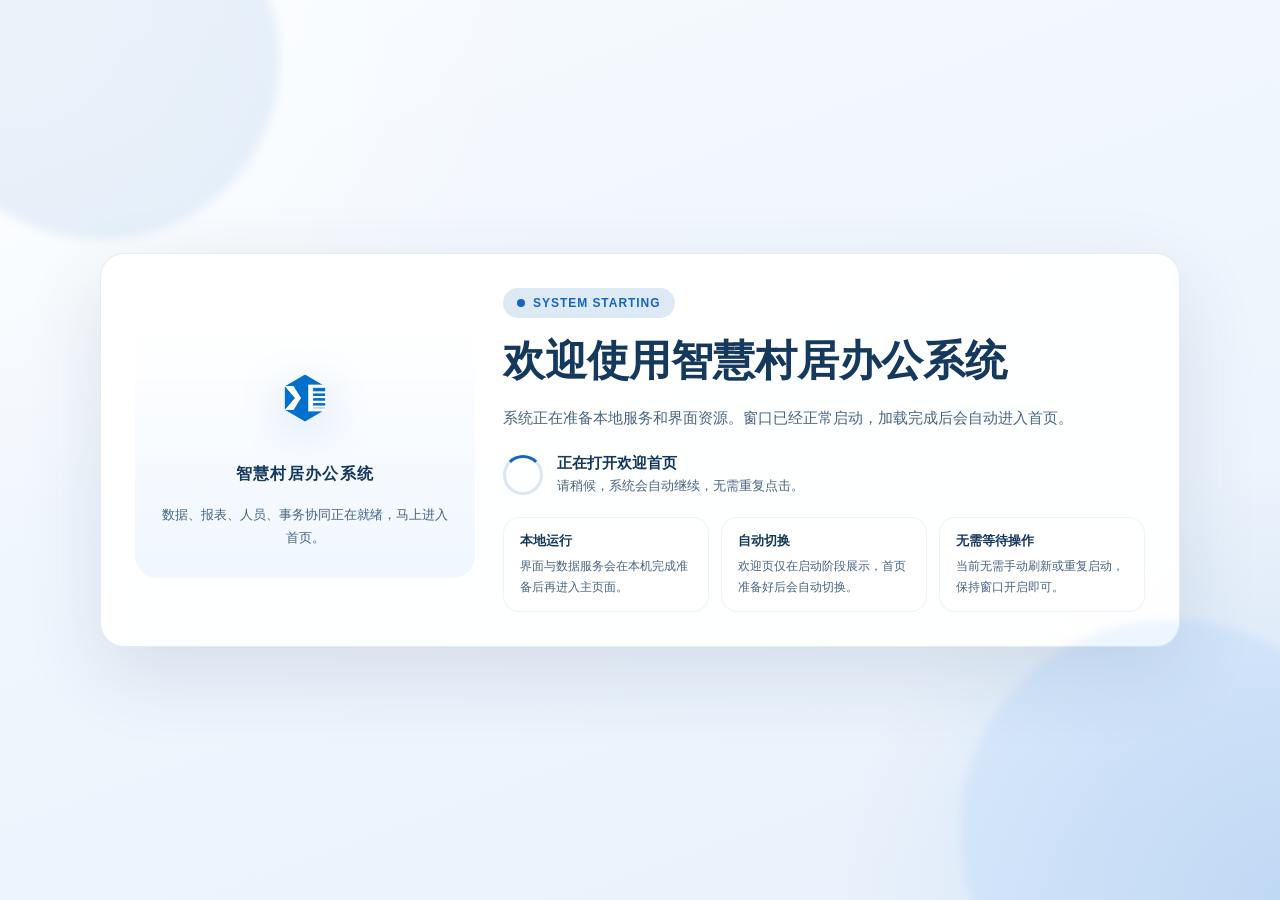
<file: main-app-welcome.html>
<!doctype html>
<html lang="zh-CN">
  <head>
    <meta charset="UTF-8" />
    <meta name="viewport" content="width=device-width, initial-scale=1.0" />
    <title>欢迎使用智慧村居办公系统</title>
    <style>
      :root {
        color-scheme: light;
        --bg-top: #f7fbff;
        --bg-bottom: #e7f0fb;
        --panel: rgba(255, 255, 255, 0.94);
        --panel-border: rgba(34, 88, 143, 0.12);
        --title: #15395c;
        --copy: rgba(21, 57, 92, 0.78);
        --accent: #1565c0;
        --accent-soft: rgba(21, 101, 192, 0.14);
        --warn: #b45309;
        --warn-bg: rgba(245, 158, 11, 0.12);
        --danger: #c2410c;
        --danger-bg: rgba(251, 146, 60, 0.16);
        --success: #15803d;
        --success-bg: rgba(34, 197, 94, 0.14);
      }

      * {
        box-sizing: border-box;
      }

      html,
      body {
        margin: 0;
        min-height: 100%;
      }

      body {
        min-height: 100vh;
        display: grid;
        place-items: center;
        overflow: hidden;
        background:
          radial-gradient(circle at top left, rgba(255, 255, 255, 0.92), transparent 34%),
          radial-gradient(circle at bottom right, rgba(21, 101, 192, 0.12), transparent 28%),
          linear-gradient(160deg, var(--bg-top), var(--bg-bottom));
        color: var(--title);
        font-family: "Microsoft YaHei UI", "PingFang SC", sans-serif;
      }

      body::before,
      body::after {
        content: "";
        position: fixed;
        border-radius: 999px;
        pointer-events: none;
        filter: blur(4px);
      }

      body::before {
        top: -120px;
        left: -80px;
        width: 360px;
        height: 360px;
        background: rgba(21, 101, 192, 0.08);
      }

      body::after {
        right: -100px;
        bottom: -140px;
        width: 420px;
        height: 420px;
        background: rgba(40, 140, 255, 0.08);
      }

      .shell {
        width: min(92vw, 1080px);
        display: grid;
        grid-template-columns: minmax(280px, 340px) minmax(380px, 1fr);
        gap: 28px;
        align-items: center;
        padding: 34px;
        border: 1px solid var(--panel-border);
        border-radius: 24px;
        background: var(--panel);
        box-shadow: 0 26px 80px rgba(23, 61, 102, 0.12);
        backdrop-filter: blur(12px);
      }

      .brand {
        display: flex;
        flex-direction: column;
        align-items: center;
        justify-content: center;
        gap: 18px;
        padding: 28px 22px;
        border-radius: 22px;
        background: linear-gradient(180deg, rgba(255, 255, 255, 0.72), rgba(238, 246, 255, 0.92));
      }

      .brand img {
        width: 96px;
        height: 96px;
        object-fit: contain;
        filter: drop-shadow(0 10px 22px rgba(21, 101, 192, 0.18));
      }

      .brand-name {
        font-size: 16px;
        font-weight: 700;
        letter-spacing: 0.08em;
      }

      .brand-copy {
        text-align: center;
        font-size: 13px;
        line-height: 1.8;
        color: var(--copy);
      }

      .content {
        display: flex;
        flex-direction: column;
        gap: 18px;
      }

      .eyebrow {
        display: inline-flex;
        align-items: center;
        width: fit-content;
        gap: 8px;
        padding: 8px 14px;
        border-radius: 999px;
        background: var(--accent-soft);
        color: var(--accent);
        font-size: 12px;
        font-weight: 700;
        letter-spacing: 0.08em;
      }

      .eyebrow::before {
        content: "";
        width: 8px;
        height: 8px;
        border-radius: 50%;
        background: currentColor;
        animation: pulse 1.2s ease-in-out infinite;
      }

      .eyebrow.warn {
        background: var(--warn-bg);
        color: var(--warn);
      }

      h1 {
        margin: 0;
        font-size: clamp(28px, 4vw, 42px);
        line-height: 1.18;
      }

      p {
        margin: 0;
        font-size: 15px;
        line-height: 1.9;
        color: var(--copy);
      }

      .progress {
        display: flex;
        align-items: center;
        gap: 14px;
        margin-top: 4px;
      }

      .spinner {
        width: 40px;
        height: 40px;
        border-radius: 50%;
        border: 3px solid rgba(21, 101, 192, 0.16);
        border-top-color: var(--accent);
        animation: spin 0.9s linear infinite;
        flex: 0 0 auto;
      }

      .progress-copy {
        display: flex;
        flex-direction: column;
        gap: 4px;
      }

      .progress-title {
        font-size: 15px;
        font-weight: 700;
      }

      .progress-subtitle {
        font-size: 13px;
        color: var(--copy);
      }

      .tips,
      .detail-grid {
        display: grid;
        grid-template-columns: repeat(3, minmax(0, 1fr));
        gap: 12px;
        margin-top: 4px;
      }

      .tip-card,
      .detail-card {
        padding: 14px 16px;
        border-radius: 16px;
        background: rgba(255, 255, 255, 0.72);
        border: 1px solid rgba(21, 101, 192, 0.08);
      }

      .tip-title,
      .detail-label {
        font-size: 13px;
        font-weight: 700;
      }

      .tip-copy,
      .detail-value {
        margin-top: 6px;
        font-size: 12px;
        line-height: 1.7;
        color: var(--copy);
        word-break: break-all;
      }

      .alert {
        display: none;
        padding: 14px 16px;
        border-radius: 16px;
        line-height: 1.8;
        font-size: 13px;
      }

      .alert.visible {
        display: block;
      }

      .alert.warn {
        background: var(--warn-bg);
        color: #92400e;
      }

      .alert.error {
        background: var(--danger-bg);
        color: var(--danger);
      }

      .alert.success {
        background: var(--success-bg);
        color: var(--success);
      }

      .actions {
        display: flex;
        gap: 12px;
        align-items: center;
        flex-wrap: wrap;
      }

      .primary-btn,
      .ghost-btn {
        min-width: 160px;
        height: 44px;
        padding: 0 20px;
        border-radius: 12px;
        border: none;
        font-size: 14px;
        font-weight: 700;
        cursor: pointer;
        transition: transform 0.18s ease, box-shadow 0.18s ease, opacity 0.18s ease;
      }

      .primary-btn {
        background: var(--accent);
        color: #fff;
        box-shadow: 0 12px 26px rgba(21, 101, 192, 0.22);
      }

      .ghost-btn {
        background: rgba(21, 101, 192, 0.08);
        color: var(--accent);
      }

      .primary-btn:hover,
      .ghost-btn:hover {
        transform: translateY(-1px);
      }

      .primary-btn:disabled,
      .ghost-btn:disabled {
        opacity: 0.65;
        cursor: not-allowed;
        transform: none;
      }

      .hidden {
        display: none !important;
      }

      .modal-backdrop {
        position: fixed;
        inset: 0;
        display: none;
        align-items: center;
        justify-content: center;
        background: rgba(15, 23, 42, 0.28);
        backdrop-filter: blur(4px);
        z-index: 30;
      }

      .modal-backdrop.visible {
        display: flex;
      }

      .modal {
        width: min(92vw, 580px);
        padding: 22px;
        border-radius: 18px;
        background: rgba(255, 255, 255, 0.98);
        box-shadow: 0 24px 60px rgba(15, 23, 42, 0.22);
      }

      .modal h2 {
        margin: 0;
        font-size: 24px;
        line-height: 1.3;
      }

      .modal-copy {
        margin-top: 10px;
        color: var(--copy);
        line-height: 1.8;
        font-size: 14px;
      }

      .modal textarea {
        width: 100%;
        min-height: 130px;
        margin-top: 16px;
        padding: 14px;
        border-radius: 14px;
        border: 1px solid rgba(21, 101, 192, 0.18);
        font-size: 14px;
        line-height: 1.7;
        resize: vertical;
        outline: none;
      }

      .modal textarea:focus {
        border-color: var(--accent);
        box-shadow: 0 0 0 4px rgba(21, 101, 192, 0.08);
      }

      .modal .inline-error {
        min-height: 22px;
        margin-top: 10px;
        font-size: 13px;
        color: var(--danger);
      }

      .modal-actions {
        display: flex;
        justify-content: flex-end;
        gap: 10px;
        margin-top: 14px;
      }

      @keyframes spin {
        from {
          transform: rotate(0deg);
        }
        to {
          transform: rotate(360deg);
        }
      }

      @keyframes pulse {
        0%,
        100% {
          transform: scale(1);
          opacity: 0.85;
        }
        50% {
          transform: scale(1.3);
          opacity: 1;
        }
      }

      @media (max-width: 900px) {
        .shell {
          grid-template-columns: 1fr;
          width: min(92vw, 620px);
          padding: 22px;
          gap: 18px;
        }

        .tips,
        .detail-grid {
          grid-template-columns: 1fr;
        }
      }
    </style>
  </head>
  <body>
    <main class="shell" aria-label="应用启动欢迎页">
      <section class="brand">
        <img src="./logo.png" alt="智慧村居办公系统标识" />
        <div class="brand-name">智慧村居办公系统</div>
        <div id="brandCopy" class="brand-copy">数据、报表、人员、事务协同正在就绪，马上进入首页。</div>
      </section>

      <section class="content">
        <div id="eyebrow" class="eyebrow">SYSTEM STARTING</div>
        <h1 id="pageTitle">欢迎使用智慧村居办公系统</h1>
        <p id="pageIntro">系统正在准备本地服务和界面资源。窗口已经正常启动，加载完成后会自动进入首页。</p>

        <div id="startupProgress" class="progress" aria-live="polite">
          <div class="spinner" aria-hidden="true"></div>
          <div class="progress-copy">
            <div id="progressTitle" class="progress-title">正在打开欢迎首页</div>
            <div id="progressSubtitle" class="progress-subtitle">请稍候，系统会自动继续，无需重复点击。</div>
          </div>
        </div>

        <div id="statusAlert" class="alert"></div>

        <div id="recoveryActions" class="actions hidden">
          <button id="openRecoveryButton" class="primary-btn" type="button">恢复数据库访问</button>
        </div>

        <div id="recoveryDetails" class="detail-grid hidden">
          <div class="detail-card">
            <div class="detail-label">数据库路径</div>
            <div id="dbPathValue" class="detail-value">-</div>
          </div>
          <div class="detail-card">
            <div class="detail-label">Recovery Key 校验码</div>
            <div id="checksumValue" class="detail-value">暂不可用</div>
          </div>
          <div class="detail-card">
            <div class="detail-label">Recovery Key 尾号</div>
            <div id="tailValue" class="detail-value">暂不可用</div>
          </div>
        </div>

        <div id="startupTips" class="tips">
          <div class="tip-card">
            <div class="tip-title">本地运行</div>
            <div class="tip-copy">界面与数据服务会在本机完成准备后再进入主页面。</div>
          </div>
          <div class="tip-card">
            <div class="tip-title">自动切换</div>
            <div class="tip-copy">欢迎页仅在启动阶段展示，首页准备好后会自动切换。</div>
          </div>
          <div class="tip-card">
            <div class="tip-title">无需等待操作</div>
            <div class="tip-copy">当前无需手动刷新或重复启动，保持窗口开启即可。</div>
          </div>
        </div>
      </section>
    </main>

    <div id="recoveryModal" class="modal-backdrop" aria-hidden="true">
      <div class="modal" role="dialog" aria-modal="true" aria-labelledby="recoveryModalTitle">
        <h2 id="recoveryModalTitle">请输入恢复密钥</h2>
        <div class="modal-copy">系统检测到当前数据库无法解锁，请输入纸质保存的恢复密钥。</div>
        <textarea id="recoveryKeyInput" placeholder="XXXX-XXXX-XXXX-..." spellcheck="false"></textarea>
        <div id="inlineError" class="inline-error"></div>
        <div class="modal-actions">
          <button id="cancelRecoveryButton" class="ghost-btn" type="button">取消</button>
          <button id="submitRecoveryButton" class="primary-btn" type="button">恢复数据库访问</button>
        </div>
      </div>
    </div>

    <script>
      (() => {
        const params = new URLSearchParams(window.location.search);
        const recoveryMode = params.get("mode") === "database-recovery";
        const startupErrorMode = params.get("mode") === "startup-error";
        const initialError = String(params.get("error") || "").trim();
        const fallbackDbPath = String(params.get("dbPath") || "").trim();
        const recoveryApiBase = String(params.get("apiBase") || "").trim().replace(/\/$/, "");
        const shellUrl = String(params.get("shellUrl") || "").trim();

        const getInvoke = () => window.__TAURI__?.core?.invoke;
        const invoke = (command, payload = {}) => {
          const executor = getInvoke();
          if (typeof executor !== "function") {
            return Promise.reject(new Error("Tauri invoke API is unavailable."));
          }
          return executor(command, payload);
        };

        const fetchJson = async (path, options = {}) => {
          if (!recoveryApiBase) {
            throw new Error("恢复接口未就绪，请关闭并重新打开应用。");
          }
          const response = await fetch(`${recoveryApiBase}${path}`, {
            ...options,
            headers: {
              "Content-Type": "application/json; charset=utf-8",
              ...(options.headers || {})
            }
          });
          const payload = await response.json().catch(() => ({}));
          if (!response.ok || Number(payload?.code || 0) !== 20000) {
            throw new Error(String(payload?.message || `请求失败: ${response.status}`));
          }
          return payload?.data;
        };

        const state = {
          status: null,
          recovering: false
        };

        const eyebrow = document.getElementById("eyebrow");
        const brandCopy = document.getElementById("brandCopy");
        const pageTitle = document.getElementById("pageTitle");
        const pageIntro = document.getElementById("pageIntro");
        const startupProgress = document.getElementById("startupProgress");
        const progressTitle = document.getElementById("progressTitle");
        const progressSubtitle = document.getElementById("progressSubtitle");
        const statusAlert = document.getElementById("statusAlert");
        const startupTips = document.getElementById("startupTips");
        const recoveryActions = document.getElementById("recoveryActions");
        const recoveryDetails = document.getElementById("recoveryDetails");
        const dbPathValue = document.getElementById("dbPathValue");
        const checksumValue = document.getElementById("checksumValue");
        const tailValue = document.getElementById("tailValue");
        const recoveryModal = document.getElementById("recoveryModal");
        const recoveryKeyInput = document.getElementById("recoveryKeyInput");
        const inlineError = document.getElementById("inlineError");
        const openRecoveryButton = document.getElementById("openRecoveryButton");
        const cancelRecoveryButton = document.getElementById("cancelRecoveryButton");
        const submitRecoveryButton = document.getElementById("submitRecoveryButton");

        const setAlert = (type, text) => {
          if (!text) {
            statusAlert.className = "alert";
            statusAlert.textContent = "";
            return;
          }
          statusAlert.className = `alert visible ${type}`;
          statusAlert.textContent = text;
        };

        const logEvent = async (message) => {
          try {
            await invoke("app_log_client_event", { message: String(message || "") });
          } catch (_error) {
            // Ignore.
          }
        };

        const normalizeRecoveryKey = (value) =>
          String(value || "")
            .trim()
            .replace(/\s+/g, "")
            .toUpperCase();

        const compactRecoveryKey = (value) => normalizeRecoveryKey(value).replace(/-/g, "");

        const openModal = () => {
          recoveryModal.classList.add("visible");
          recoveryModal.setAttribute("aria-hidden", "false");
          inlineError.textContent = "";
          recoveryKeyInput.focus();
        };

        const closeModal = () => {
          if (state.recovering) return;
          recoveryModal.classList.remove("visible");
          recoveryModal.setAttribute("aria-hidden", "true");
        };

        const setRecoveryModeLayout = () => {
          eyebrow.textContent = "DATABASE RECOVERY";
          eyebrow.classList.add("warn");
          pageTitle.textContent = "无法打开本机数据库";
          pageIntro.textContent = "系统检测到当前数据库无法解锁，请输入纸质保存的恢复密钥。";
          brandCopy.textContent = "数据库仍保留在本机。完成恢复后，系统会自动重新打开并继续进入主界面。";
          startupProgress.classList.add("hidden");
          startupTips.classList.add("hidden");
          recoveryActions.classList.remove("hidden");
          recoveryDetails.classList.remove("hidden");
          setAlert(
            "warn",
            initialError || "当前数据库无法解锁，请输入恢复密钥后继续。"
          );
        };

        const setStartupErrorLayout = () => {
          eyebrow.textContent = "STARTUP CHECK FAILED";
          eyebrow.classList.add("warn");
          pageTitle.textContent = "本地服务未能进入首页";
          pageIntro.textContent = "程序已经启动，但本机 HTTP 首页检测失败。系统已停止无限等待，请按提示排查后重新打开。";
          brandCopy.textContent = "常见原因包括 Windows 防火墙拦截、端口被占用、WebView2 版本过旧，或安装资源不完整。";
          startupProgress.classList.add("hidden");
          setAlert(
            "error",
            initialError || "本地服务检测失败，请重启电脑后再打开；仍失败时检查 Windows 防火墙、端口占用、WebView2 Runtime 和安装资源完整性。"
          );
          const cards = startupTips.querySelectorAll(".tip-card");
          if (cards[0]) {
            cards[0].querySelector(".tip-title").textContent = "检查防火墙";
            cards[0].querySelector(".tip-copy").textContent = "在 Windows Defender 防火墙中允许智慧村居办公系统访问本机网络。";
          }
          if (cards[1]) {
            cards[1].querySelector(".tip-title").textContent = "检查端口";
            cards[1].querySelector(".tip-copy").textContent = shellUrl
              ? `本次检测地址：${shellUrl}`
              : "如端口被占用，请关闭占用程序后重新打开。";
          }
          if (cards[2]) {
            cards[2].querySelector(".tip-title").textContent = "检查运行环境";
            cards[2].querySelector(".tip-copy").textContent = "确认 WebView2 Runtime 已安装或更新，并检查安装目录资源是否完整。";
          }
        };

        const fillRecoveryDetails = (status) => {
          const dbPath = fallbackDbPath || status?.databasePath || "-";
          dbPathValue.textContent = dbPath;
          checksumValue.textContent = status?.recoveryKeyChecksum || "暂不可用";
          tailValue.textContent = status?.recoveryKeyTail || "暂不可用";
        };

        const loadRecoveryStatus = async () => {
          try {
            const status = recoveryApiBase
              ? await fetchJson("/api/database-encryption/status")
              : await invoke("database_encryption_status");
            state.status = status || null;
            fillRecoveryDetails(status || {});
          } catch (_error) {
            fillRecoveryDetails({});
          }
        };

        const submitRecovery = async () => {
          const recoveryKey = String(recoveryKeyInput.value || "").trim();
          if (!recoveryKey) {
            inlineError.textContent = "请输入恢复密钥";
            await logEvent("recovery_key_restore rejected_empty");
            return;
          }

          if (compactRecoveryKey(recoveryKey).length < 43) {
            inlineError.textContent = "恢复密钥格式不完整";
            return;
          }

          state.recovering = true;
          inlineError.textContent = "";
          submitRecoveryButton.disabled = true;
          cancelRecoveryButton.disabled = true;
          openRecoveryButton.disabled = true;
          setAlert("warn", "正在验证恢复密钥并重建本机访问，请稍候...");

          try {
            if (recoveryApiBase) {
              await fetchJson("/api/database-encryption/restore-key", {
                method: "POST",
                body: JSON.stringify({ recoveryKey })
              });
            } else {
              await invoke("database_encryption_restore_key", {
                input: { recoveryKey }
              });
            }
            setAlert("success", "恢复成功，系统正在重新打开...");
            await logEvent("recovery_key_restore welcome_page_success");
            const restarted = recoveryApiBase
              ? Boolean(
                  (
                    await fetchJson("/api/app/relaunch-after-recovery", {
                      method: "POST"
                    })
                  )?.restarted
                )
              : await invoke("app_relaunch_after_recovery");
            if (!restarted) {
              setAlert("success", "恢复成功，请关闭并重新打开应用。");
            }
          } catch (error) {
            const message = String(error?.message || error || "恢复密钥无效，无法解锁当前数据库");
            inlineError.textContent = message;
            setAlert("error", message);
          } finally {
            state.recovering = false;
            submitRecoveryButton.disabled = false;
            cancelRecoveryButton.disabled = false;
            openRecoveryButton.disabled = false;
          }
        };

        openRecoveryButton.addEventListener("click", openModal);
        cancelRecoveryButton.addEventListener("click", closeModal);
        submitRecoveryButton.addEventListener("click", submitRecovery);
        recoveryKeyInput.addEventListener("keydown", (event) => {
          if (event.key === "Enter" && (event.ctrlKey || event.metaKey)) {
            event.preventDefault();
            void submitRecovery();
          }
        });
        recoveryModal.addEventListener("click", (event) => {
          if (event.target === recoveryModal) {
            closeModal();
          }
        });

        if (recoveryMode) {
          setRecoveryModeLayout();
          void loadRecoveryStatus();
        }

        if (startupErrorMode) {
          setStartupErrorLayout();
          void logEvent(`startup_error_visible shell_url=${shellUrl || "-"} message=${initialError || "-"}`);
        }

        if (!recoveryMode && !startupErrorMode) {
          setAlert("", "");
        }
      })();
    </script>
  </body>
</html>
</file>
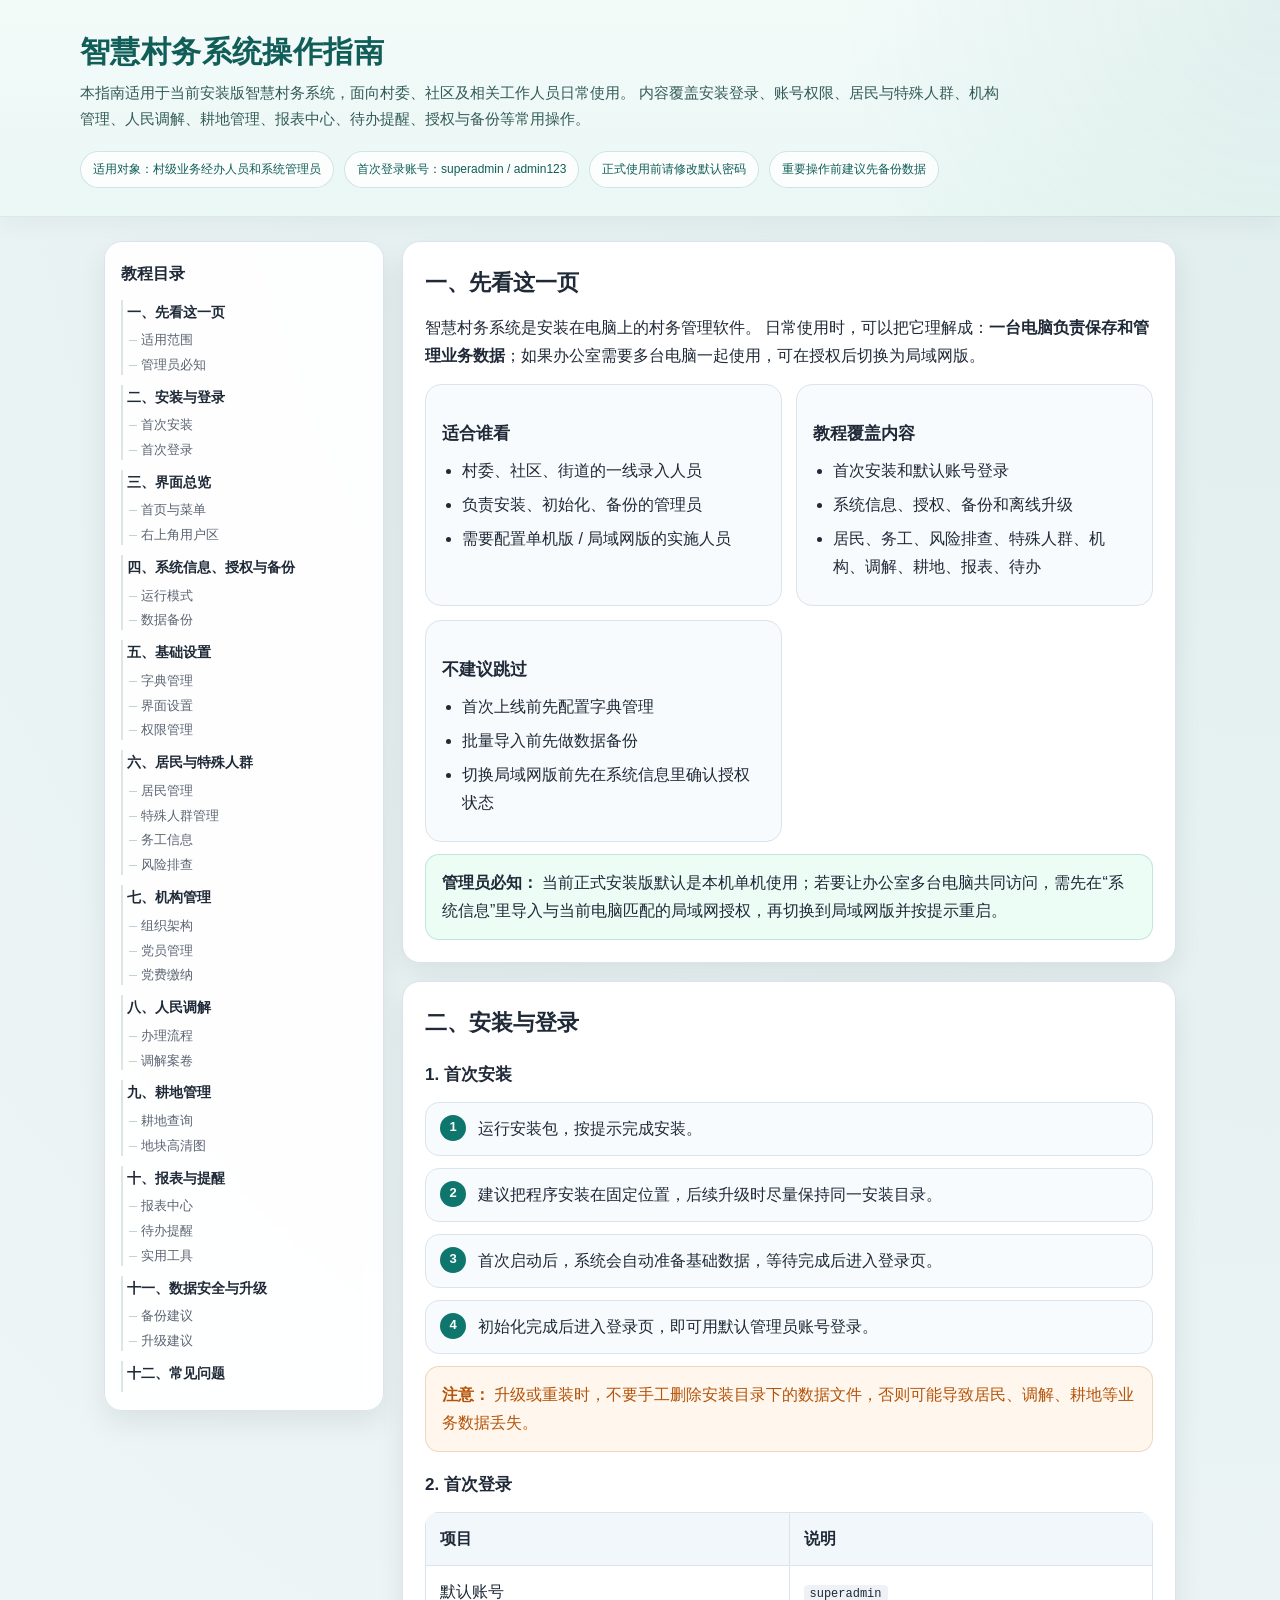
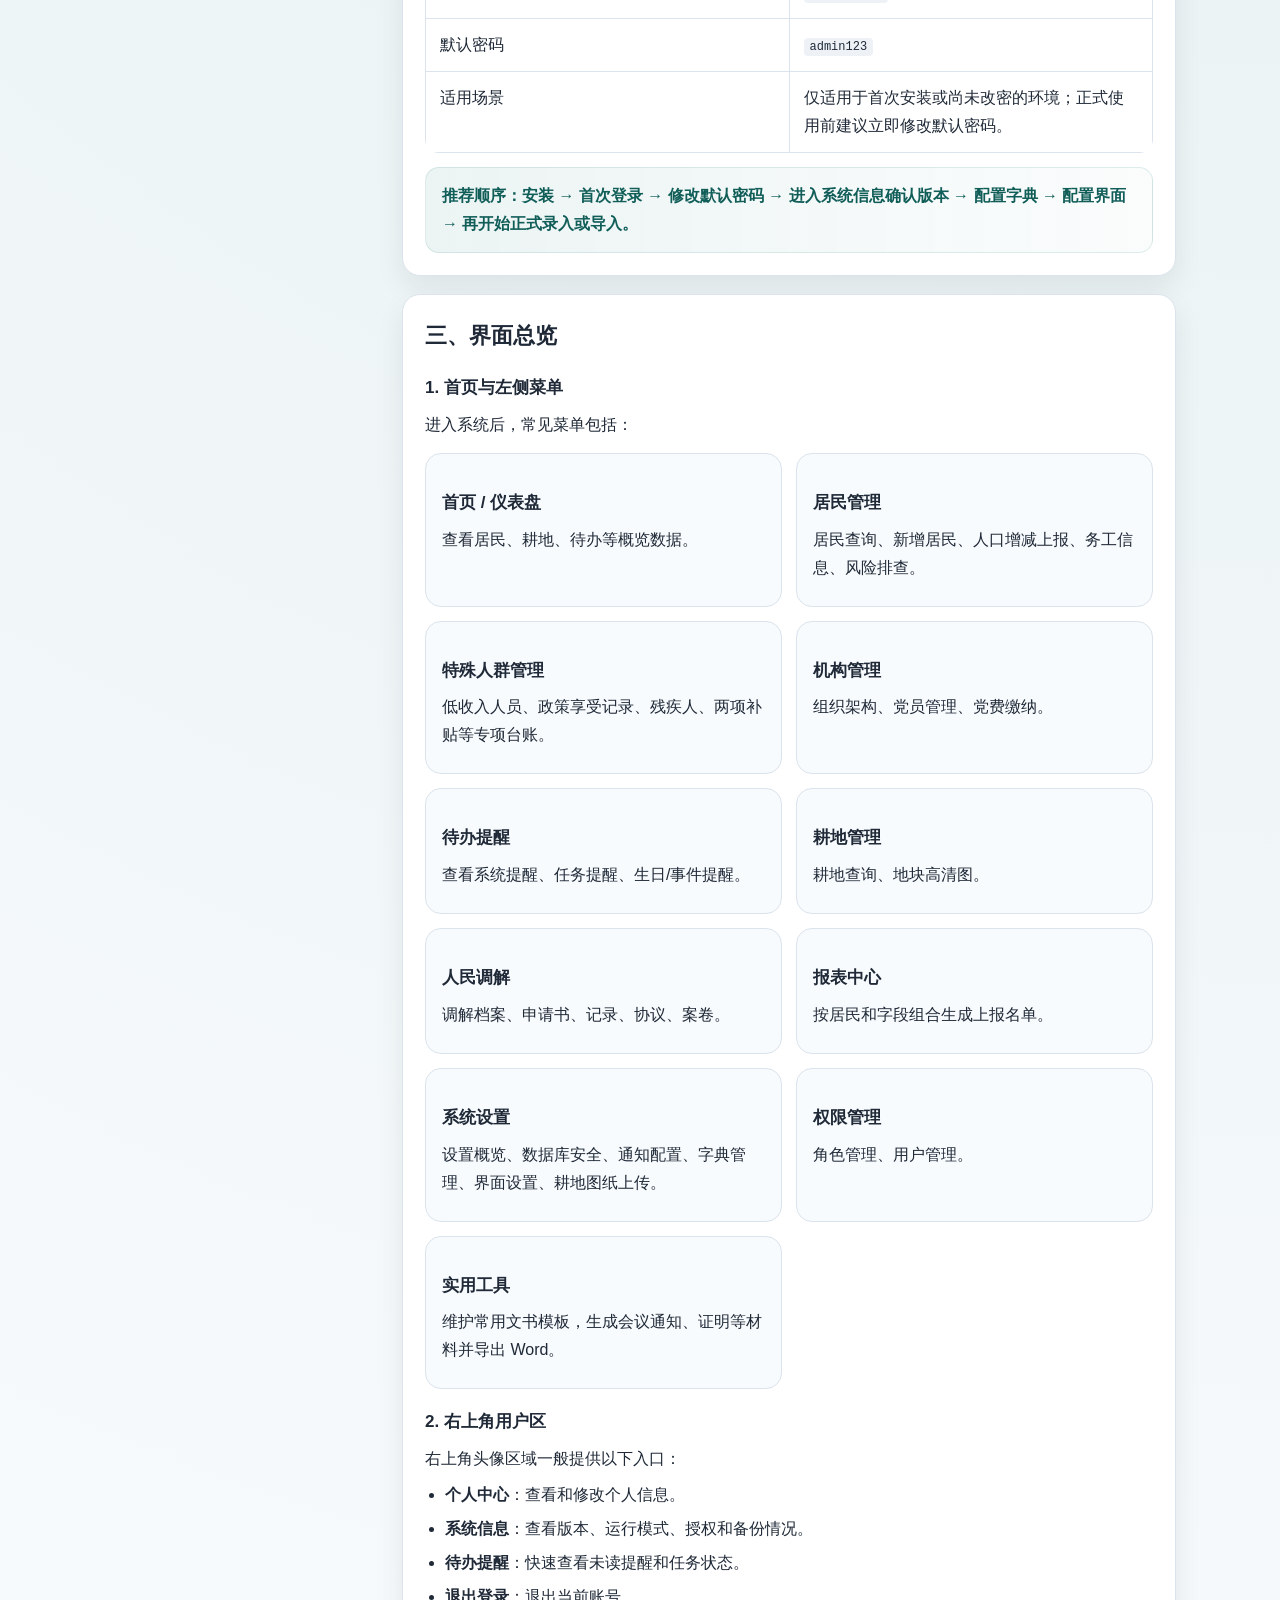
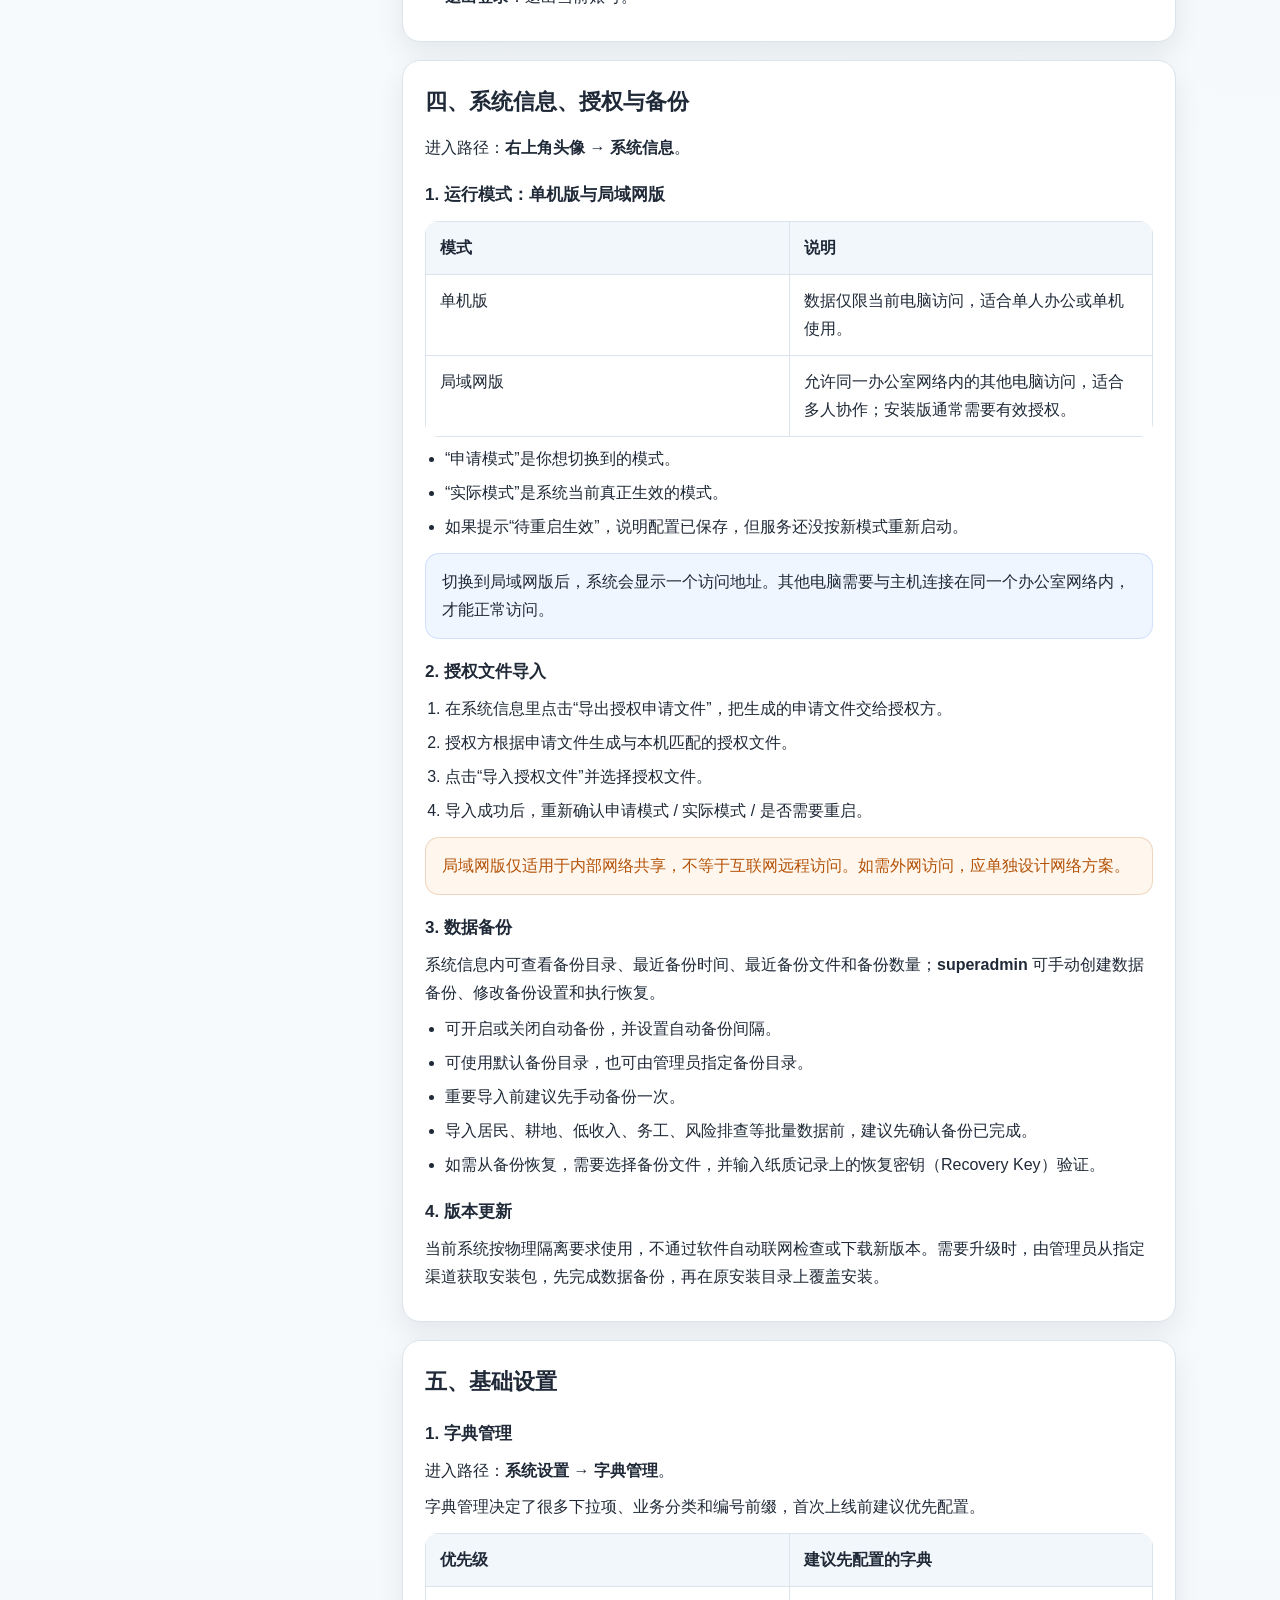
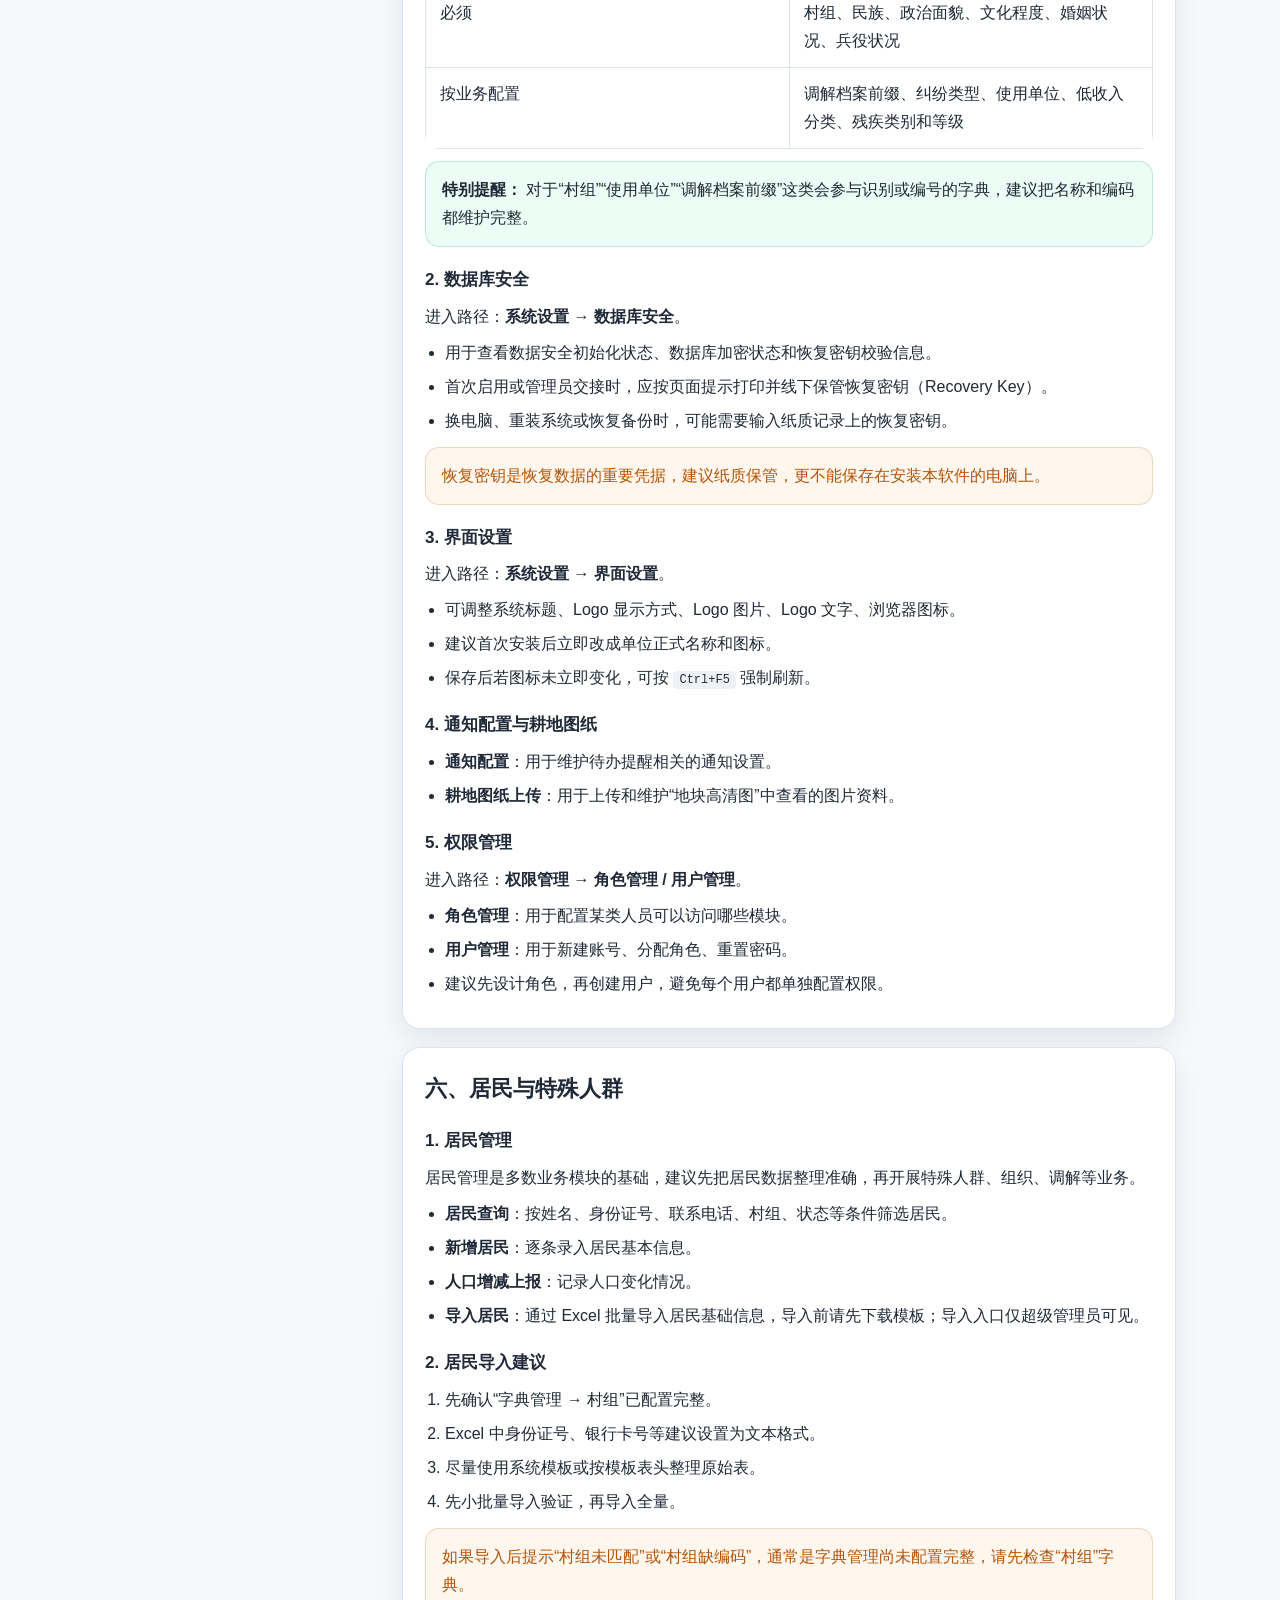
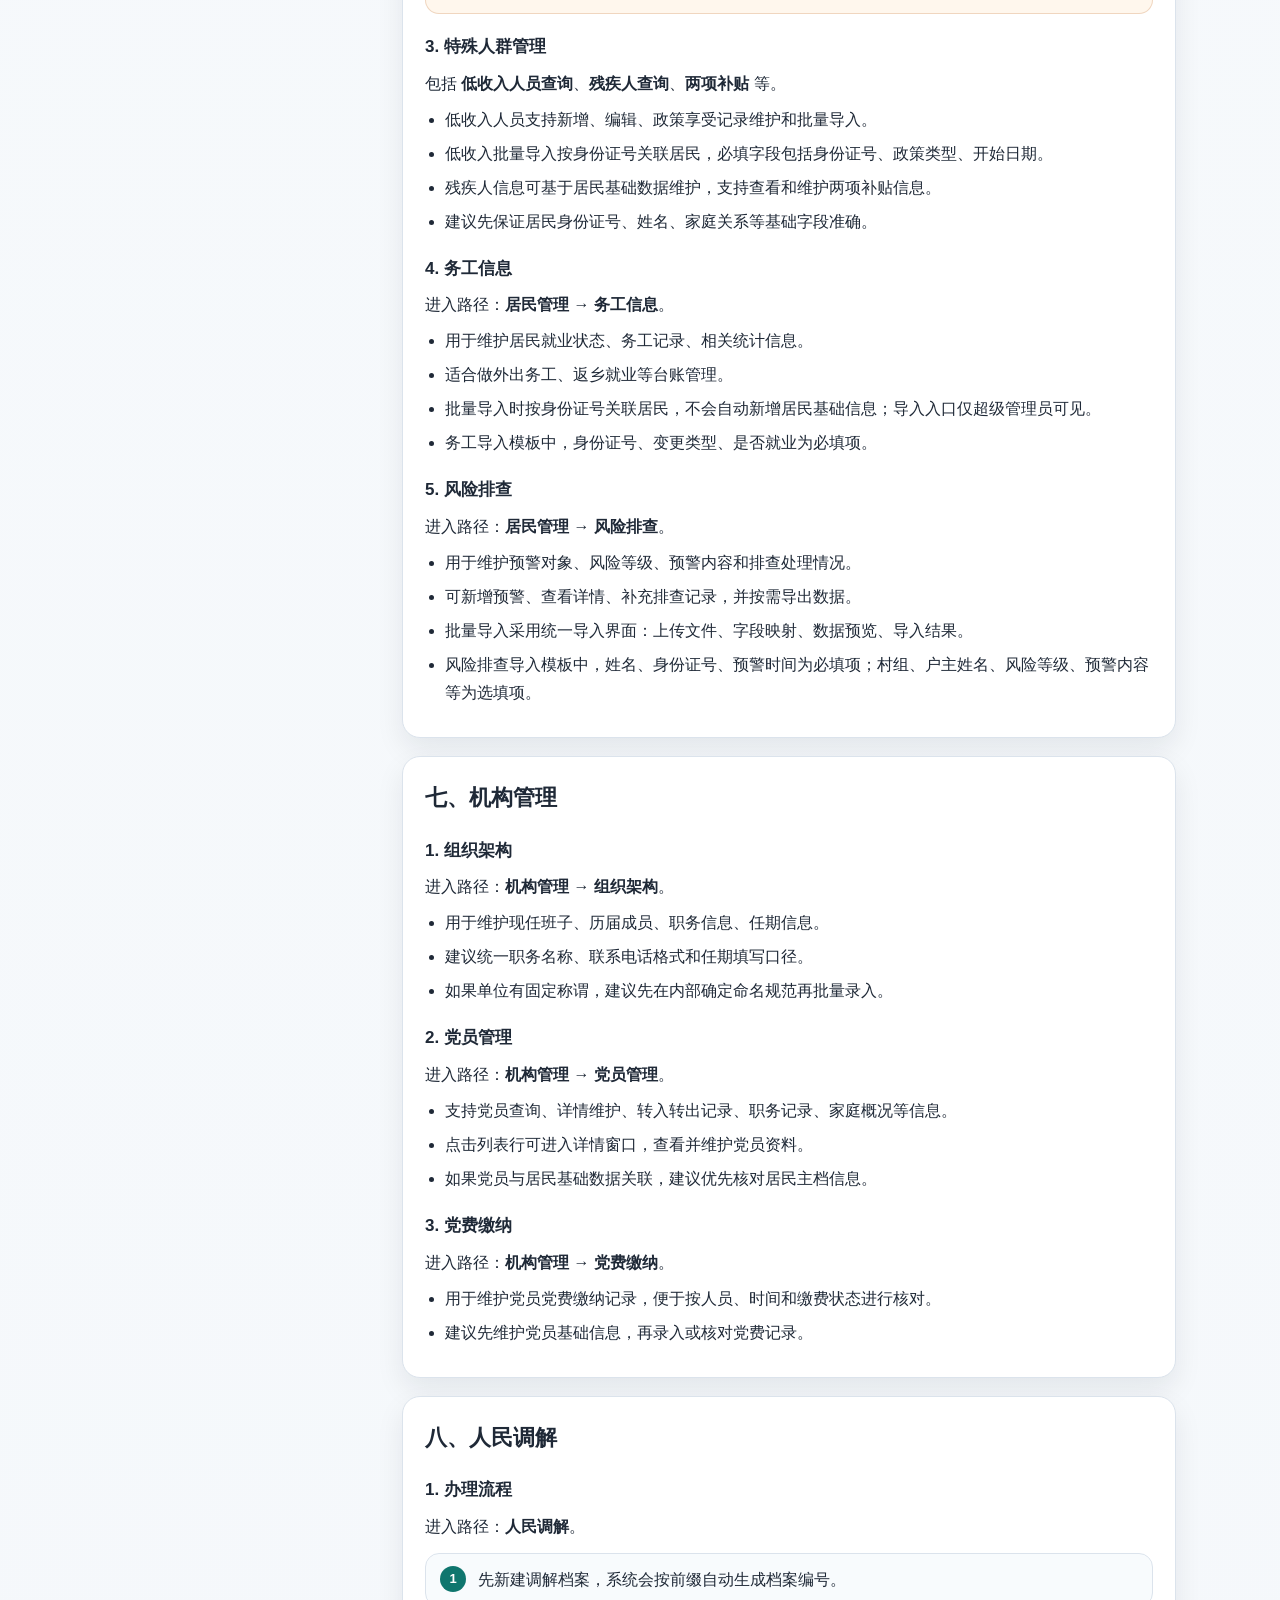
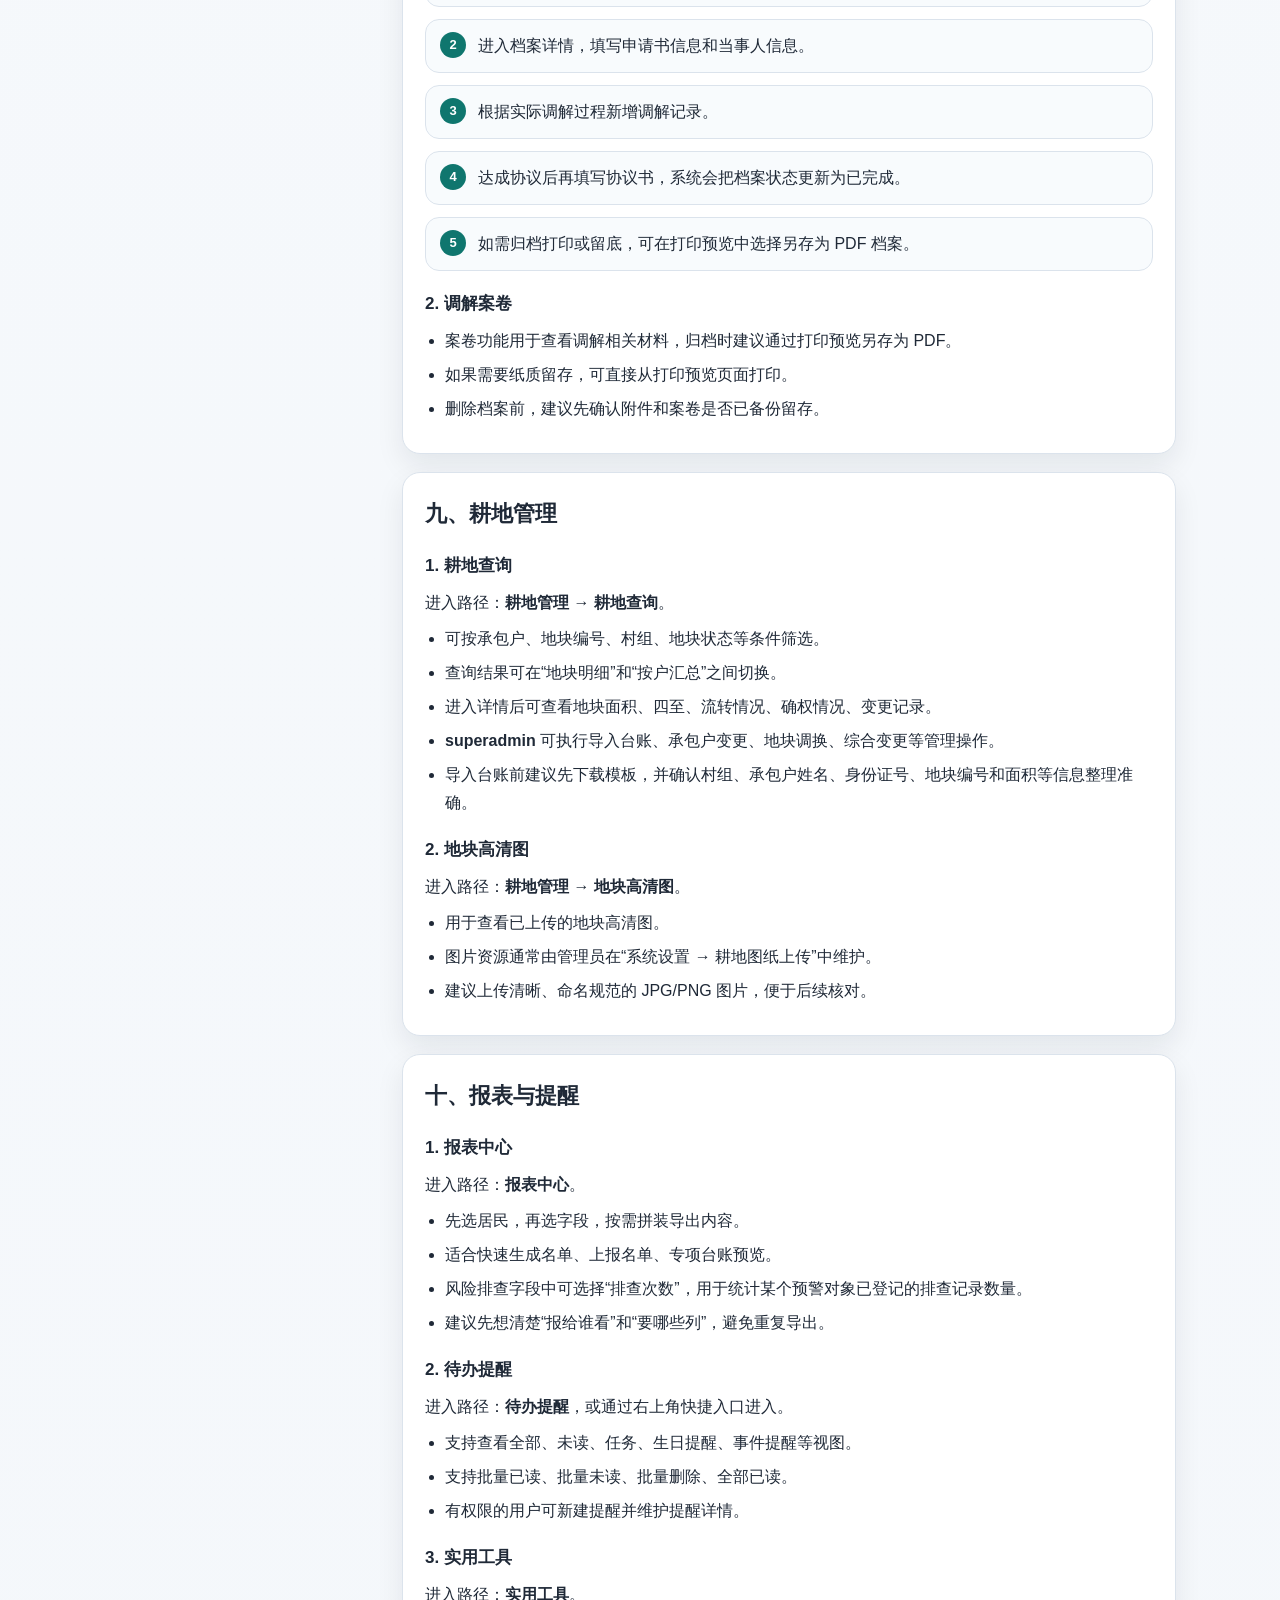
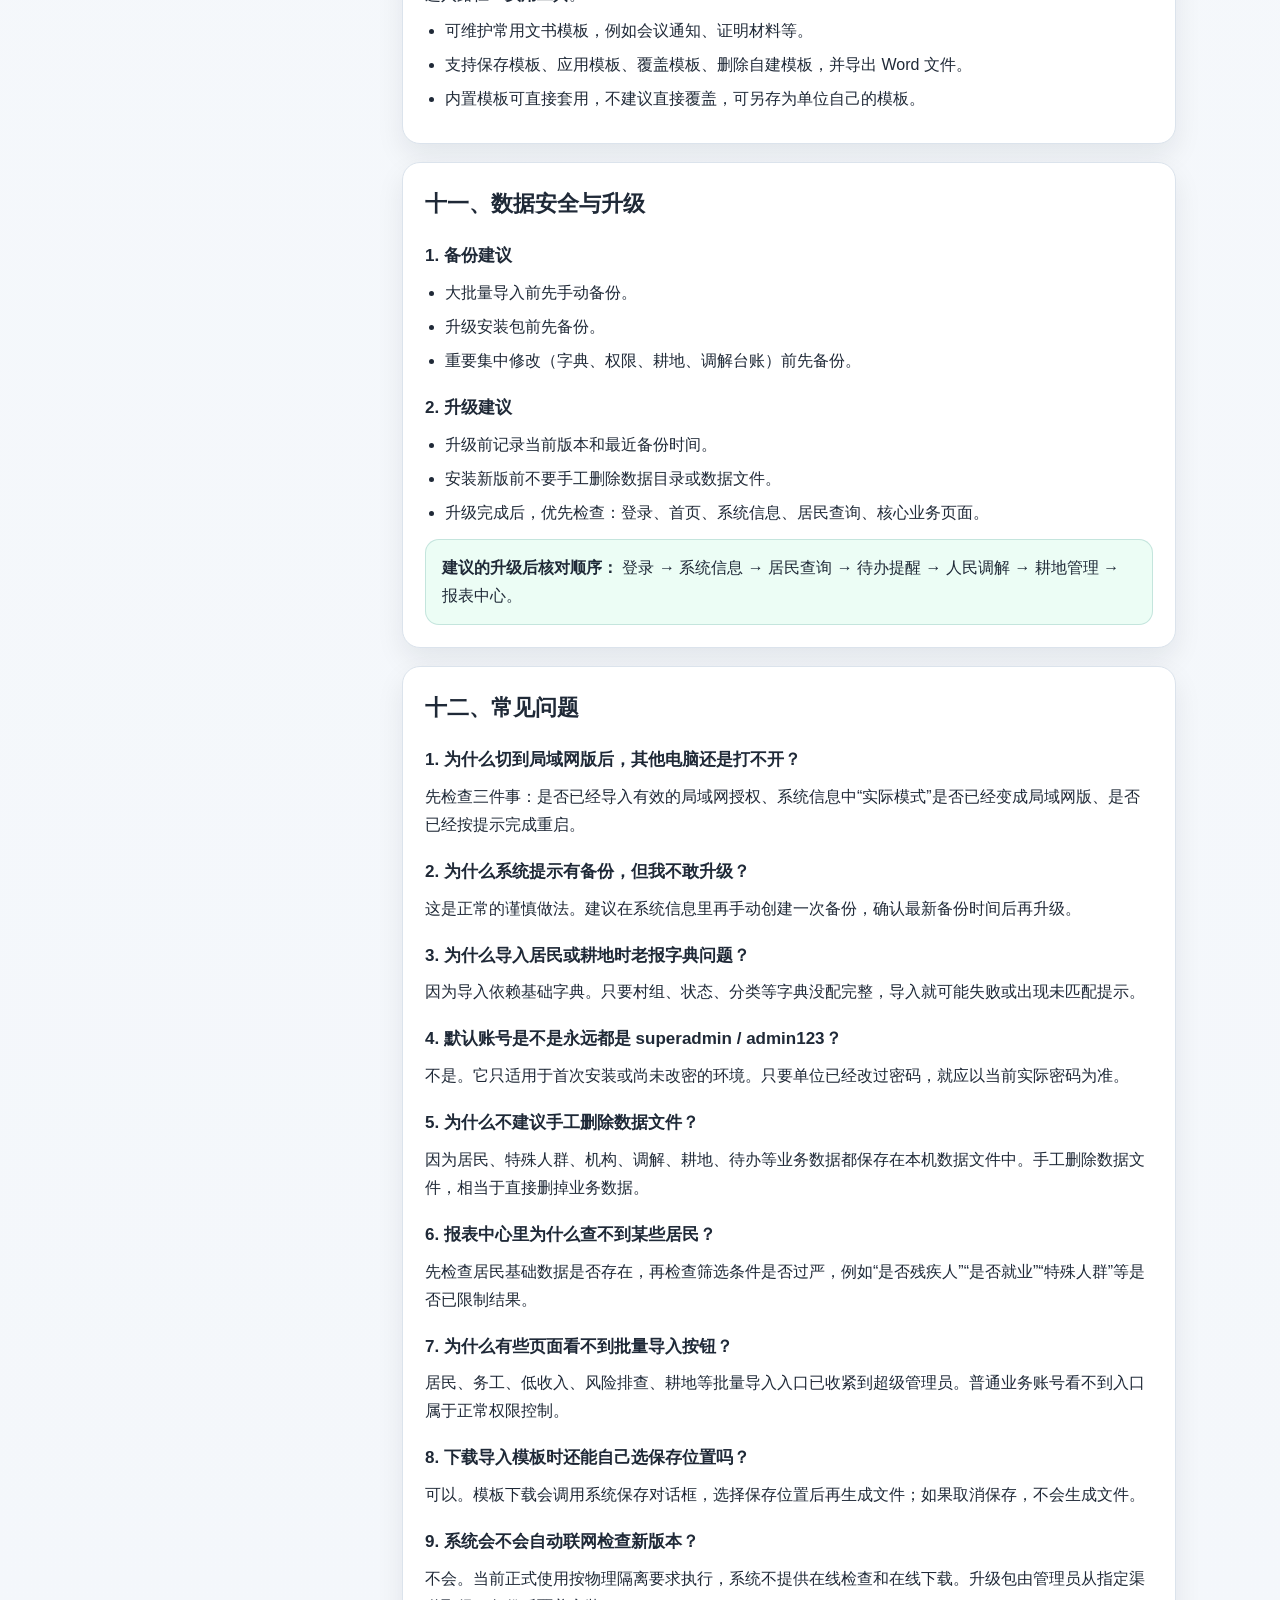
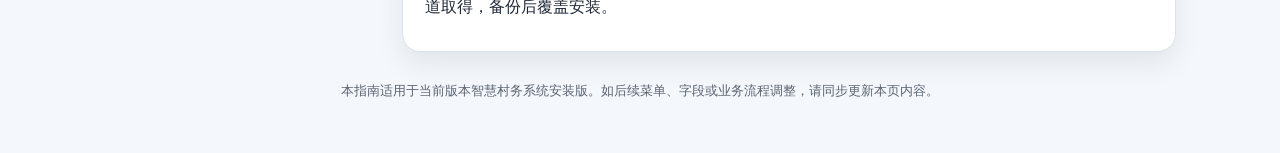
<file: operation-guide.html>
<!doctype html>
<html lang="zh-CN">
  <head>
    <meta charset="utf-8" />
    <meta name="viewport" content="width=device-width, initial-scale=1" />
    <title>智慧村务系统操作指南</title>
    <style>
      :root {
        color-scheme: light;
        --bg: #f4f7fb;
        --surface: #ffffff;
        --surface-soft: #f8fbfd;
        --text: #1f2937;
        --muted: #5b6472;
        --border: #dbe3ec;
        --accent: #0f766e;
        --accent-deep: #115e59;
        --accent-soft: #ecfdf5;
        --info-soft: #eff6ff;
        --warn: #b45309;
        --warn-soft: #fff7ed;
        --danger: #b91c1c;
        --danger-soft: #fef2f2;
        --shadow: 0 12px 28px rgba(15, 23, 42, 0.08);
      }

      * {
        box-sizing: border-box;
      }

      html {
        scroll-behavior: smooth;
      }

      body {
        margin: 0;
        font-family: "PingFang SC", "Microsoft YaHei", "Segoe UI", sans-serif;
        color: var(--text);
        background:
          radial-gradient(circle at top right, rgba(15, 118, 110, 0.1), transparent 30%),
          linear-gradient(180deg, #f8fbfc 0%, var(--bg) 100%);
        line-height: 1.75;
      }

      a {
        color: inherit;
      }

      code {
        font-family: Consolas, "Courier New", monospace;
        font-size: 12px;
        padding: 2px 6px;
        border-radius: 4px;
        background: #eef2f7;
      }

      header {
        padding: 34px 24px 28px;
        background:
          radial-gradient(circle at top right, rgba(15, 118, 110, 0.08), transparent 34%),
          linear-gradient(180deg, #f3fbf9 0%, #eaf7f4 100%);
        color: var(--accent-deep);
        border-bottom: 1px solid rgba(15, 118, 110, 0.12);
        box-shadow: 0 8px 20px rgba(15, 23, 42, 0.04);
      }

      .hero {
        max-width: 1120px;
        margin: 0 auto;
      }

      h1 {
        margin: 0;
        font-size: 30px;
        line-height: 1.2;
        letter-spacing: 0.4px;
      }

      .subtitle {
        margin-top: 10px;
        max-width: 920px;
        color: #335b57;
        font-size: 15px;
      }

      .hero-tags {
        display: flex;
        flex-wrap: wrap;
        gap: 10px;
        margin-top: 18px;
      }

      .hero-tag {
        padding: 7px 12px;
        border: 1px solid rgba(15, 118, 110, 0.18);
        border-radius: 999px;
        background: rgba(255, 255, 255, 0.78);
        color: var(--accent-deep);
        font-size: 12px;
      }

      main {
        max-width: 1120px;
        margin: 0 auto;
        padding: 24px;
      }

      .doc-layout {
        display: grid;
        grid-template-columns: 280px minmax(0, 1fr);
        gap: 18px;
        align-items: start;
      }

      .sidebar {
        position: sticky;
        top: 18px;
        padding: 18px 16px;
        border: 1px solid var(--border);
        border-radius: 18px;
        background: rgba(255, 255, 255, 0.92);
        box-shadow: var(--shadow);
        backdrop-filter: blur(8px);
      }

      .sidebar-title {
        margin: 0 0 12px;
        font-size: 16px;
        font-weight: 700;
      }

      .tree {
        display: flex;
        flex-direction: column;
        gap: 10px;
      }

      .tree-group {
        padding-left: 4px;
        border-left: 2px solid #dbe7e5;
      }

      .tree-root {
        display: block;
        margin-bottom: 7px;
        color: var(--text);
        text-decoration: none;
        font-weight: 700;
        font-size: 14px;
      }

      .tree-root:hover,
      .tree-link:hover {
        color: var(--accent);
      }

      .tree-children {
        display: flex;
        flex-direction: column;
        gap: 6px;
        padding-left: 14px;
        position: relative;
      }

      .tree-link {
        position: relative;
        display: block;
        color: var(--muted);
        text-decoration: none;
        font-size: 13px;
        line-height: 1.45;
      }

      .tree-link::before {
        content: "";
        position: absolute;
        left: -12px;
        top: 9px;
        width: 8px;
        border-top: 1px solid #bfd4d0;
      }

      .doc-content {
        min-width: 0;
      }

      section {
        margin-bottom: 18px;
        padding: 22px;
        border: 1px solid var(--border);
        border-radius: 18px;
        background: var(--surface);
        box-shadow: var(--shadow);
      }

      h2 {
        margin: 0 0 12px;
        font-size: 22px;
      }

      h3 {
        margin: 18px 0 8px;
        font-size: 17px;
      }

      p {
        margin: 8px 0;
      }

      ul,
      ol {
        margin: 8px 0;
        padding-left: 20px;
      }

      li {
        margin: 6px 0;
      }

      .callout,
      .tip,
      .warning,
      .danger {
        margin-top: 12px;
        padding: 14px 16px;
        border-radius: 14px;
        border: 1px solid transparent;
      }

      .callout {
        background: var(--accent-soft);
        border-color: rgba(15, 118, 110, 0.18);
      }

      .tip {
        background: var(--info-soft);
        border-color: rgba(37, 99, 235, 0.15);
      }

      .warning {
        background: var(--warn-soft);
        border-color: rgba(180, 83, 9, 0.2);
        color: var(--warn);
      }

      .danger {
        background: var(--danger-soft);
        border-color: rgba(185, 28, 28, 0.16);
        color: var(--danger);
      }

      .grid {
        display: grid;
        grid-template-columns: repeat(auto-fit, minmax(250px, 1fr));
        gap: 14px;
        margin-top: 14px;
      }

      .card {
        padding: 16px;
        border: 1px solid var(--border);
        border-radius: 16px;
        background: var(--surface-soft);
      }

      .muted {
        color: var(--muted);
      }

      .step-list {
        counter-reset: step;
        padding: 0;
        list-style: none;
      }

      .step-list li {
        position: relative;
        margin: 12px 0;
        padding: 12px 14px 12px 52px;
        border: 1px solid var(--border);
        border-radius: 14px;
        background: var(--surface-soft);
      }

      .step-list li::before {
        counter-increment: step;
        content: counter(step);
        position: absolute;
        left: 14px;
        top: 12px;
        width: 26px;
        height: 26px;
        border-radius: 50%;
        display: inline-flex;
        align-items: center;
        justify-content: center;
        background: var(--accent);
        color: #fff;
        font-size: 13px;
        font-weight: 700;
      }

      .field-table {
        width: 100%;
        border-collapse: collapse;
        margin-top: 12px;
        overflow: hidden;
        border-radius: 14px;
      }

      .field-table th,
      .field-table td {
        padding: 12px 14px;
        border: 1px solid var(--border);
        text-align: left;
        vertical-align: top;
        background: #fff;
      }

      .field-table th {
        background: #f2f7fb;
        width: 180px;
      }

      .flow {
        margin-top: 14px;
        padding: 14px 16px;
        border-radius: 14px;
        background: linear-gradient(90deg, rgba(15, 118, 110, 0.08), rgba(15, 118, 110, 0.02));
        border: 1px solid rgba(15, 118, 110, 0.12);
        color: var(--accent-deep);
        font-weight: 600;
      }

      footer {
        padding: 10px 0 26px;
        text-align: center;
        color: var(--muted);
        font-size: 13px;
      }

      @media (max-width: 960px) {
        .doc-layout {
          grid-template-columns: 1fr;
        }

        .sidebar {
          position: static;
        }
      }
    </style>
  </head>
  <body>
    <header>
      <div class="hero">
        <h1>智慧村务系统操作指南</h1>
        <p class="subtitle">
          本指南适用于当前安装版智慧村务系统，面向村委、社区及相关工作人员日常使用。
          内容覆盖安装登录、账号权限、居民与特殊人群、机构管理、人民调解、耕地管理、报表中心、待办提醒、授权与备份等常用操作。
        </p>
        <div class="hero-tags">
          <div class="hero-tag">适用对象：村级业务经办人员和系统管理员</div>
          <div class="hero-tag">首次登录账号：superadmin / admin123</div>
          <div class="hero-tag">正式使用前请修改默认密码</div>
          <div class="hero-tag">重要操作前建议先备份数据</div>
        </div>
      </div>
    </header>

    <main>
      <div class="doc-layout">
        <aside class="sidebar">
          <div class="sidebar-title">教程目录</div>
          <div class="tree">
            <div class="tree-group">
              <a class="tree-root" href="#intro">一、先看这一页</a>
              <div class="tree-children">
                <a class="tree-link" href="#intro-scope">适用范围</a>
                <a class="tree-link" href="#intro-admin">管理员必知</a>
              </div>
            </div>
            <div class="tree-group">
              <a class="tree-root" href="#install-login">二、安装与登录</a>
              <div class="tree-children">
                <a class="tree-link" href="#install-first">首次安装</a>
                <a class="tree-link" href="#login-first">首次登录</a>
              </div>
            </div>
            <div class="tree-group">
              <a class="tree-root" href="#layout">三、界面总览</a>
              <div class="tree-children">
                <a class="tree-link" href="#layout-home">首页与菜单</a>
                <a class="tree-link" href="#layout-user">右上角用户区</a>
              </div>
            </div>
            <div class="tree-group">
              <a class="tree-root" href="#system-info">四、系统信息、授权与备份</a>
              <div class="tree-children">
                <a class="tree-link" href="#system-mode">运行模式</a>
                <a class="tree-link" href="#system-backup">数据备份</a>
              </div>
            </div>
            <div class="tree-group">
              <a class="tree-root" href="#base-config">五、基础设置</a>
              <div class="tree-children">
                <a class="tree-link" href="#dictionary">字典管理</a>
                <a class="tree-link" href="#branding">界面设置</a>
                <a class="tree-link" href="#permission">权限管理</a>
              </div>
            </div>
            <div class="tree-group">
              <a class="tree-root" href="#resident-business">六、居民与特殊人群</a>
              <div class="tree-children">
                <a class="tree-link" href="#resident">居民管理</a>
                <a class="tree-link" href="#special-people">特殊人群管理</a>
                <a class="tree-link" href="#employment">务工信息</a>
                <a class="tree-link" href="#risk-screening">风险排查</a>
              </div>
            </div>
            <div class="tree-group">
              <a class="tree-root" href="#organization">七、机构管理</a>
              <div class="tree-children">
                <a class="tree-link" href="#organization-structure">组织架构</a>
                <a class="tree-link" href="#party-management">党员管理</a>
                <a class="tree-link" href="#party-fees">党费缴纳</a>
              </div>
            </div>
            <div class="tree-group">
              <a class="tree-root" href="#mediation">八、人民调解</a>
              <div class="tree-children">
                <a class="tree-link" href="#mediation-flow">办理流程</a>
                <a class="tree-link" href="#mediation-casefile">调解案卷</a>
              </div>
            </div>
            <div class="tree-group">
              <a class="tree-root" href="#farmland">九、耕地管理</a>
              <div class="tree-children">
                <a class="tree-link" href="#farmland-query">耕地查询</a>
                <a class="tree-link" href="#farmland-image">地块高清图</a>
              </div>
            </div>
            <div class="tree-group">
              <a class="tree-root" href="#report-todo">十、报表与提醒</a>
              <div class="tree-children">
                <a class="tree-link" href="#report-center">报表中心</a>
                <a class="tree-link" href="#todo-reminder">待办提醒</a>
                <a class="tree-link" href="#utility-tools">实用工具</a>
              </div>
            </div>
            <div class="tree-group">
              <a class="tree-root" href="#safety-upgrade">十一、数据安全与升级</a>
              <div class="tree-children">
                <a class="tree-link" href="#backup-suggestion">备份建议</a>
                <a class="tree-link" href="#upgrade-suggestion">升级建议</a>
              </div>
            </div>
            <div class="tree-group">
              <a class="tree-root" href="#faq">十二、常见问题</a>
            </div>
          </div>
        </aside>

        <div class="doc-content">
          <section id="intro">
            <h2>一、先看这一页</h2>
            <p id="intro-scope">
              智慧村务系统是安装在电脑上的村务管理软件。
              日常使用时，可以把它理解成：<strong>一台电脑负责保存和管理业务数据</strong>；如果办公室需要多台电脑一起使用，可在授权后切换为局域网版。
            </p>

            <div class="grid">
              <div class="card">
                <h3>适合谁看</h3>
                <ul>
                  <li>村委、社区、街道的一线录入人员</li>
                  <li>负责安装、初始化、备份的管理员</li>
                  <li>需要配置单机版 / 局域网版的实施人员</li>
                </ul>
              </div>
              <div class="card">
                <h3>教程覆盖内容</h3>
                <ul>
                  <li>首次安装和默认账号登录</li>
                  <li>系统信息、授权、备份和离线升级</li>
                  <li>居民、务工、风险排查、特殊人群、机构、调解、耕地、报表、待办</li>
                </ul>
              </div>
              <div class="card">
                <h3>不建议跳过</h3>
                <ul>
                  <li>首次上线前先配置字典管理</li>
                  <li>批量导入前先做数据备份</li>
                  <li>切换局域网版前先在系统信息里确认授权状态</li>
                </ul>
              </div>
            </div>

            <div id="intro-admin" class="callout">
              <strong>管理员必知：</strong>
              当前正式安装版默认是本机单机使用；若要让办公室多台电脑共同访问，需先在“系统信息”里导入与当前电脑匹配的局域网授权，再切换到局域网版并按提示重启。
            </div>
          </section>

          <section id="install-login">
            <h2>二、安装与登录</h2>

            <h3 id="install-first">1. 首次安装</h3>
            <ol class="step-list">
              <li>运行安装包，按提示完成安装。</li>
              <li>建议把程序安装在固定位置，后续升级时尽量保持同一安装目录。</li>
              <li>首次启动后，系统会自动准备基础数据，等待完成后进入登录页。</li>
              <li>初始化完成后进入登录页，即可用默认管理员账号登录。</li>
            </ol>

            <div class="warning">
              <strong>注意：</strong>
              升级或重装时，不要手工删除安装目录下的数据文件，否则可能导致居民、调解、耕地等业务数据丢失。
            </div>

            <h3 id="login-first">2. 首次登录</h3>
            <table class="field-table">
              <tr>
                <th>项目</th>
                <th>说明</th>
              </tr>
              <tr>
                <td>默认账号</td>
                <td><code>superadmin</code></td>
              </tr>
              <tr>
                <td>默认密码</td>
                <td><code>admin123</code></td>
              </tr>
              <tr>
                <td>适用场景</td>
                <td>仅适用于首次安装或尚未改密的环境；正式使用前建议立即修改默认密码。</td>
              </tr>
            </table>

            <div class="flow">推荐顺序：安装 → 首次登录 → 修改默认密码 → 进入系统信息确认版本 → 配置字典 → 配置界面 → 再开始正式录入或导入。</div>
          </section>

          <section id="layout">
            <h2>三、界面总览</h2>

            <h3 id="layout-home">1. 首页与左侧菜单</h3>
            <p>进入系统后，常见菜单包括：</p>
            <div class="grid">
              <div class="card"><h3>首页 / 仪表盘</h3><p>查看居民、耕地、待办等概览数据。</p></div>
              <div class="card"><h3>居民管理</h3><p>居民查询、新增居民、人口增减上报、务工信息、风险排查。</p></div>
              <div class="card"><h3>特殊人群管理</h3><p>低收入人员、政策享受记录、残疾人、两项补贴等专项台账。</p></div>
              <div class="card"><h3>机构管理</h3><p>组织架构、党员管理、党费缴纳。</p></div>
              <div class="card"><h3>待办提醒</h3><p>查看系统提醒、任务提醒、生日/事件提醒。</p></div>
              <div class="card"><h3>耕地管理</h3><p>耕地查询、地块高清图。</p></div>
              <div class="card"><h3>人民调解</h3><p>调解档案、申请书、记录、协议、案卷。</p></div>
              <div class="card"><h3>报表中心</h3><p>按居民和字段组合生成上报名单。</p></div>
              <div class="card"><h3>系统设置</h3><p>设置概览、数据库安全、通知配置、字典管理、界面设置、耕地图纸上传。</p></div>
              <div class="card"><h3>权限管理</h3><p>角色管理、用户管理。</p></div>
              <div class="card"><h3>实用工具</h3><p>维护常用文书模板，生成会议通知、证明等材料并导出 Word。</p></div>
            </div>

            <h3 id="layout-user">2. 右上角用户区</h3>
            <p>右上角头像区域一般提供以下入口：</p>
            <ul>
              <li><strong>个人中心</strong>：查看和修改个人信息。</li>
              <li><strong>系统信息</strong>：查看版本、运行模式、授权和备份情况。</li>
              <li><strong>待办提醒</strong>：快速查看未读提醒和任务状态。</li>
              <li><strong>退出登录</strong>：退出当前账号。</li>
            </ul>
          </section>

          <section id="system-info">
            <h2>四、系统信息、授权与备份</h2>
            <p>进入路径：<strong>右上角头像 → 系统信息</strong>。</p>

            <h3 id="system-mode">1. 运行模式：单机版与局域网版</h3>
            <table class="field-table">
              <tr>
                <th>模式</th>
                <th>说明</th>
              </tr>
              <tr>
                <td>单机版</td>
                <td>数据仅限当前电脑访问，适合单人办公或单机使用。</td>
              </tr>
              <tr>
                <td>局域网版</td>
                <td>允许同一办公室网络内的其他电脑访问，适合多人协作；安装版通常需要有效授权。</td>
              </tr>
            </table>

            <ul>
              <li>“申请模式”是你想切换到的模式。</li>
              <li>“实际模式”是系统当前真正生效的模式。</li>
              <li>如果提示“待重启生效”，说明配置已保存，但服务还没按新模式重新启动。</li>
            </ul>

            <div class="tip">
              切换到局域网版后，系统会显示一个访问地址。其他电脑需要与主机连接在同一个办公室网络内，才能正常访问。
            </div>

            <h3>2. 授权文件导入</h3>
            <ol>
              <li>在系统信息里点击“导出授权申请文件”，把生成的申请文件交给授权方。</li>
              <li>授权方根据申请文件生成与本机匹配的授权文件。</li>
              <li>点击“导入授权文件”并选择授权文件。</li>
              <li>导入成功后，重新确认申请模式 / 实际模式 / 是否需要重启。</li>
            </ol>

            <div class="warning">
              局域网版仅适用于内部网络共享，不等于互联网远程访问。如需外网访问，应单独设计网络方案。
            </div>

            <h3 id="system-backup">3. 数据备份</h3>
            <p>系统信息内可查看备份目录、最近备份时间、最近备份文件和备份数量；<strong>superadmin</strong> 可手动创建数据备份、修改备份设置和执行恢复。</p>
            <ul>
              <li>可开启或关闭自动备份，并设置自动备份间隔。</li>
              <li>可使用默认备份目录，也可由管理员指定备份目录。</li>
              <li>重要导入前建议先手动备份一次。</li>
              <li>导入居民、耕地、低收入、务工、风险排查等批量数据前，建议先确认备份已完成。</li>
              <li>如需从备份恢复，需要选择备份文件，并输入纸质记录上的恢复密钥（Recovery Key）验证。</li>
            </ul>

            <h3>4. 版本更新</h3>
            <p>
              当前系统按物理隔离要求使用，不通过软件自动联网检查或下载新版本。需要升级时，由管理员从指定渠道获取安装包，先完成数据备份，再在原安装目录上覆盖安装。
            </p>
          </section>

          <section id="base-config">
            <h2>五、基础设置</h2>

            <h3 id="dictionary">1. 字典管理</h3>
            <p>进入路径：<strong>系统设置 → 字典管理</strong>。</p>
            <p>字典管理决定了很多下拉项、业务分类和编号前缀，首次上线前建议优先配置。</p>
            <table class="field-table">
              <tr>
                <th>优先级</th>
                <th>建议先配置的字典</th>
              </tr>
              <tr>
                <td>必须</td>
                <td>村组、民族、政治面貌、文化程度、婚姻状况、兵役状况</td>
              </tr>
              <tr>
                <td>按业务配置</td>
                <td>调解档案前缀、纠纷类型、使用单位、低收入分类、残疾类别和等级</td>
              </tr>
            </table>

            <div class="callout">
              <strong>特别提醒：</strong>
              对于“村组”“使用单位”“调解档案前缀”这类会参与识别或编号的字典，建议把名称和编码都维护完整。
            </div>

            <h3>2. 数据库安全</h3>
            <p>进入路径：<strong>系统设置 → 数据库安全</strong>。</p>
            <ul>
              <li>用于查看数据安全初始化状态、数据库加密状态和恢复密钥校验信息。</li>
              <li>首次启用或管理员交接时，应按页面提示打印并线下保管恢复密钥（Recovery Key）。</li>
              <li>换电脑、重装系统或恢复备份时，可能需要输入纸质记录上的恢复密钥。</li>
            </ul>

            <div class="warning">
              恢复密钥是恢复数据的重要凭据，建议纸质保管，更不能保存在安装本软件的电脑上。
            </div>

            <h3 id="branding">3. 界面设置</h3>
            <p>进入路径：<strong>系统设置 → 界面设置</strong>。</p>
            <ul>
              <li>可调整系统标题、Logo 显示方式、Logo 图片、Logo 文字、浏览器图标。</li>
              <li>建议首次安装后立即改成单位正式名称和图标。</li>
              <li>保存后若图标未立即变化，可按 <code>Ctrl+F5</code> 强制刷新。</li>
            </ul>

            <h3>4. 通知配置与耕地图纸</h3>
            <ul>
              <li><strong>通知配置</strong>：用于维护待办提醒相关的通知设置。</li>
              <li><strong>耕地图纸上传</strong>：用于上传和维护“地块高清图”中查看的图片资料。</li>
            </ul>

            <h3 id="permission">5. 权限管理</h3>
            <p>进入路径：<strong>权限管理 → 角色管理 / 用户管理</strong>。</p>
            <ul>
              <li><strong>角色管理</strong>：用于配置某类人员可以访问哪些模块。</li>
              <li><strong>用户管理</strong>：用于新建账号、分配角色、重置密码。</li>
              <li>建议先设计角色，再创建用户，避免每个用户都单独配置权限。</li>
            </ul>
          </section>

          <section id="resident-business">
            <h2>六、居民与特殊人群</h2>

            <h3 id="resident">1. 居民管理</h3>
            <p>居民管理是多数业务模块的基础，建议先把居民数据整理准确，再开展特殊人群、组织、调解等业务。</p>
            <ul>
              <li><strong>居民查询</strong>：按姓名、身份证号、联系电话、村组、状态等条件筛选居民。</li>
              <li><strong>新增居民</strong>：逐条录入居民基本信息。</li>
              <li><strong>人口增减上报</strong>：记录人口变化情况。</li>
              <li><strong>导入居民</strong>：通过 Excel 批量导入居民基础信息，导入前请先下载模板；导入入口仅超级管理员可见。</li>
            </ul>

            <h3>2. 居民导入建议</h3>
            <ol>
              <li>先确认“字典管理 → 村组”已配置完整。</li>
              <li>Excel 中身份证号、银行卡号等建议设置为文本格式。</li>
              <li>尽量使用系统模板或按模板表头整理原始表。</li>
              <li>先小批量导入验证，再导入全量。</li>
            </ol>

            <div class="warning">
              如果导入后提示“村组未匹配”或“村组缺编码”，通常是字典管理尚未配置完整，请先检查“村组”字典。
            </div>

            <h3 id="special-people">3. 特殊人群管理</h3>
            <p>包括 <strong>低收入人员查询</strong>、<strong>残疾人查询</strong>、<strong>两项补贴</strong> 等。</p>
            <ul>
              <li>低收入人员支持新增、编辑、政策享受记录维护和批量导入。</li>
              <li>低收入批量导入按身份证号关联居民，必填字段包括身份证号、政策类型、开始日期。</li>
              <li>残疾人信息可基于居民基础数据维护，支持查看和维护两项补贴信息。</li>
              <li>建议先保证居民身份证号、姓名、家庭关系等基础字段准确。</li>
            </ul>

            <h3 id="employment">4. 务工信息</h3>
            <p>进入路径：<strong>居民管理 → 务工信息</strong>。</p>
            <ul>
              <li>用于维护居民就业状态、务工记录、相关统计信息。</li>
              <li>适合做外出务工、返乡就业等台账管理。</li>
              <li>批量导入时按身份证号关联居民，不会自动新增居民基础信息；导入入口仅超级管理员可见。</li>
              <li>务工导入模板中，身份证号、变更类型、是否就业为必填项。</li>
            </ul>

            <h3 id="risk-screening">5. 风险排查</h3>
            <p>进入路径：<strong>居民管理 → 风险排查</strong>。</p>
            <ul>
              <li>用于维护预警对象、风险等级、预警内容和排查处理情况。</li>
              <li>可新增预警、查看详情、补充排查记录，并按需导出数据。</li>
              <li>批量导入采用统一导入界面：上传文件、字段映射、数据预览、导入结果。</li>
              <li>风险排查导入模板中，姓名、身份证号、预警时间为必填项；村组、户主姓名、风险等级、预警内容等为选填项。</li>
            </ul>
          </section>

          <section id="organization">
            <h2>七、机构管理</h2>

            <h3 id="organization-structure">1. 组织架构</h3>
            <p>进入路径：<strong>机构管理 → 组织架构</strong>。</p>
            <ul>
              <li>用于维护现任班子、历届成员、职务信息、任期信息。</li>
              <li>建议统一职务名称、联系电话格式和任期填写口径。</li>
              <li>如果单位有固定称谓，建议先在内部确定命名规范再批量录入。</li>
            </ul>

            <h3 id="party-management">2. 党员管理</h3>
            <p>进入路径：<strong>机构管理 → 党员管理</strong>。</p>
            <ul>
              <li>支持党员查询、详情维护、转入转出记录、职务记录、家庭概况等信息。</li>
              <li>点击列表行可进入详情窗口，查看并维护党员资料。</li>
              <li>如果党员与居民基础数据关联，建议优先核对居民主档信息。</li>
            </ul>

            <h3 id="party-fees">3. 党费缴纳</h3>
            <p>进入路径：<strong>机构管理 → 党费缴纳</strong>。</p>
            <ul>
              <li>用于维护党员党费缴纳记录，便于按人员、时间和缴费状态进行核对。</li>
              <li>建议先维护党员基础信息，再录入或核对党费记录。</li>
            </ul>
          </section>

          <section id="mediation">
            <h2>八、人民调解</h2>

            <h3 id="mediation-flow">1. 办理流程</h3>
            <p>进入路径：<strong>人民调解</strong>。</p>
            <ol class="step-list">
              <li>先新建调解档案，系统会按前缀自动生成档案编号。</li>
              <li>进入档案详情，填写申请书信息和当事人信息。</li>
              <li>根据实际调解过程新增调解记录。</li>
              <li>达成协议后再填写协议书，系统会把档案状态更新为已完成。</li>
              <li>如需归档打印或留底，可在打印预览中选择另存为 PDF 档案。</li>
            </ol>

            <h3 id="mediation-casefile">2. 调解案卷</h3>
            <ul>
              <li>案卷功能用于查看调解相关材料，归档时建议通过打印预览另存为 PDF。</li>
              <li>如果需要纸质留存，可直接从打印预览页面打印。</li>
              <li>删除档案前，建议先确认附件和案卷是否已备份留存。</li>
            </ul>
          </section>

          <section id="farmland">
            <h2>九、耕地管理</h2>

            <h3 id="farmland-query">1. 耕地查询</h3>
            <p>进入路径：<strong>耕地管理 → 耕地查询</strong>。</p>
            <ul>
              <li>可按承包户、地块编号、村组、地块状态等条件筛选。</li>
              <li>查询结果可在“地块明细”和“按户汇总”之间切换。</li>
              <li>进入详情后可查看地块面积、四至、流转情况、确权情况、变更记录。</li>
              <li><strong>superadmin</strong> 可执行导入台账、承包户变更、地块调换、综合变更等管理操作。</li>
              <li>导入台账前建议先下载模板，并确认村组、承包户姓名、身份证号、地块编号和面积等信息整理准确。</li>
            </ul>

            <h3 id="farmland-image">2. 地块高清图</h3>
            <p>进入路径：<strong>耕地管理 → 地块高清图</strong>。</p>
            <ul>
              <li>用于查看已上传的地块高清图。</li>
              <li>图片资源通常由管理员在“系统设置 → 耕地图纸上传”中维护。</li>
              <li>建议上传清晰、命名规范的 JPG/PNG 图片，便于后续核对。</li>
            </ul>
          </section>

          <section id="report-todo">
            <h2>十、报表与提醒</h2>

            <h3 id="report-center">1. 报表中心</h3>
            <p>进入路径：<strong>报表中心</strong>。</p>
            <ul>
              <li>先选居民，再选字段，按需拼装导出内容。</li>
              <li>适合快速生成名单、上报名单、专项台账预览。</li>
              <li>风险排查字段中可选择“排查次数”，用于统计某个预警对象已登记的排查记录数量。</li>
              <li>建议先想清楚“报给谁看”和“要哪些列”，避免重复导出。</li>
            </ul>

            <h3 id="todo-reminder">2. 待办提醒</h3>
            <p>进入路径：<strong>待办提醒</strong>，或通过右上角快捷入口进入。</p>
            <ul>
              <li>支持查看全部、未读、任务、生日提醒、事件提醒等视图。</li>
              <li>支持批量已读、批量未读、批量删除、全部已读。</li>
              <li>有权限的用户可新建提醒并维护提醒详情。</li>
            </ul>

            <h3 id="utility-tools">3. 实用工具</h3>
            <p>进入路径：<strong>实用工具</strong>。</p>
            <ul>
              <li>可维护常用文书模板，例如会议通知、证明材料等。</li>
              <li>支持保存模板、应用模板、覆盖模板、删除自建模板，并导出 Word 文件。</li>
              <li>内置模板可直接套用，不建议直接覆盖，可另存为单位自己的模板。</li>
            </ul>
          </section>

          <section id="safety-upgrade">
            <h2>十一、数据安全与升级</h2>

            <h3 id="backup-suggestion">1. 备份建议</h3>
            <ul>
              <li>大批量导入前先手动备份。</li>
              <li>升级安装包前先备份。</li>
              <li>重要集中修改（字典、权限、耕地、调解台账）前先备份。</li>
            </ul>

            <h3 id="upgrade-suggestion">2. 升级建议</h3>
            <ul>
              <li>升级前记录当前版本和最近备份时间。</li>
              <li>安装新版前不要手工删除数据目录或数据文件。</li>
              <li>升级完成后，优先检查：登录、首页、系统信息、居民查询、核心业务页面。</li>
            </ul>

            <div class="callout">
              <strong>建议的升级后核对顺序：</strong>
              登录 → 系统信息 → 居民查询 → 待办提醒 → 人民调解 → 耕地管理 → 报表中心。
            </div>
          </section>

          <section id="faq">
            <h2>十二、常见问题</h2>

            <h3>1. 为什么切到局域网版后，其他电脑还是打不开？</h3>
            <p>先检查三件事：是否已经导入有效的局域网授权、系统信息中“实际模式”是否已经变成局域网版、是否已经按提示完成重启。</p>

            <h3>2. 为什么系统提示有备份，但我不敢升级？</h3>
            <p>这是正常的谨慎做法。建议在系统信息里再手动创建一次备份，确认最新备份时间后再升级。</p>

            <h3>3. 为什么导入居民或耕地时老报字典问题？</h3>
            <p>因为导入依赖基础字典。只要村组、状态、分类等字典没配完整，导入就可能失败或出现未匹配提示。</p>

            <h3>4. 默认账号是不是永远都是 superadmin / admin123？</h3>
            <p>不是。它只适用于首次安装或尚未改密的环境。只要单位已经改过密码，就应以当前实际密码为准。</p>

            <h3>5. 为什么不建议手工删除数据文件？</h3>
            <p>因为居民、特殊人群、机构、调解、耕地、待办等业务数据都保存在本机数据文件中。手工删除数据文件，相当于直接删掉业务数据。</p>

            <h3>6. 报表中心里为什么查不到某些居民？</h3>
            <p>先检查居民基础数据是否存在，再检查筛选条件是否过严，例如“是否残疾人”“是否就业”“特殊人群”等是否已限制结果。</p>

            <h3>7. 为什么有些页面看不到批量导入按钮？</h3>
            <p>居民、务工、低收入、风险排查、耕地等批量导入入口已收紧到超级管理员。普通业务账号看不到入口属于正常权限控制。</p>

            <h3>8. 下载导入模板时还能自己选保存位置吗？</h3>
            <p>可以。模板下载会调用系统保存对话框，选择保存位置后再生成文件；如果取消保存，不会生成文件。</p>

            <h3>9. 系统会不会自动联网检查新版本？</h3>
            <p>不会。当前正式使用按物理隔离要求执行，系统不提供在线检查和在线下载。升级包由管理员从指定渠道取得，备份后覆盖安装。</p>
        </section>
        </div>
      </div>

      <footer>
        本指南适用于当前版本智慧村务系统安装版。如后续菜单、字段或业务流程调整，请同步更新本页内容。
      </footer>
    </main>
  </body>
</html>
</file>
